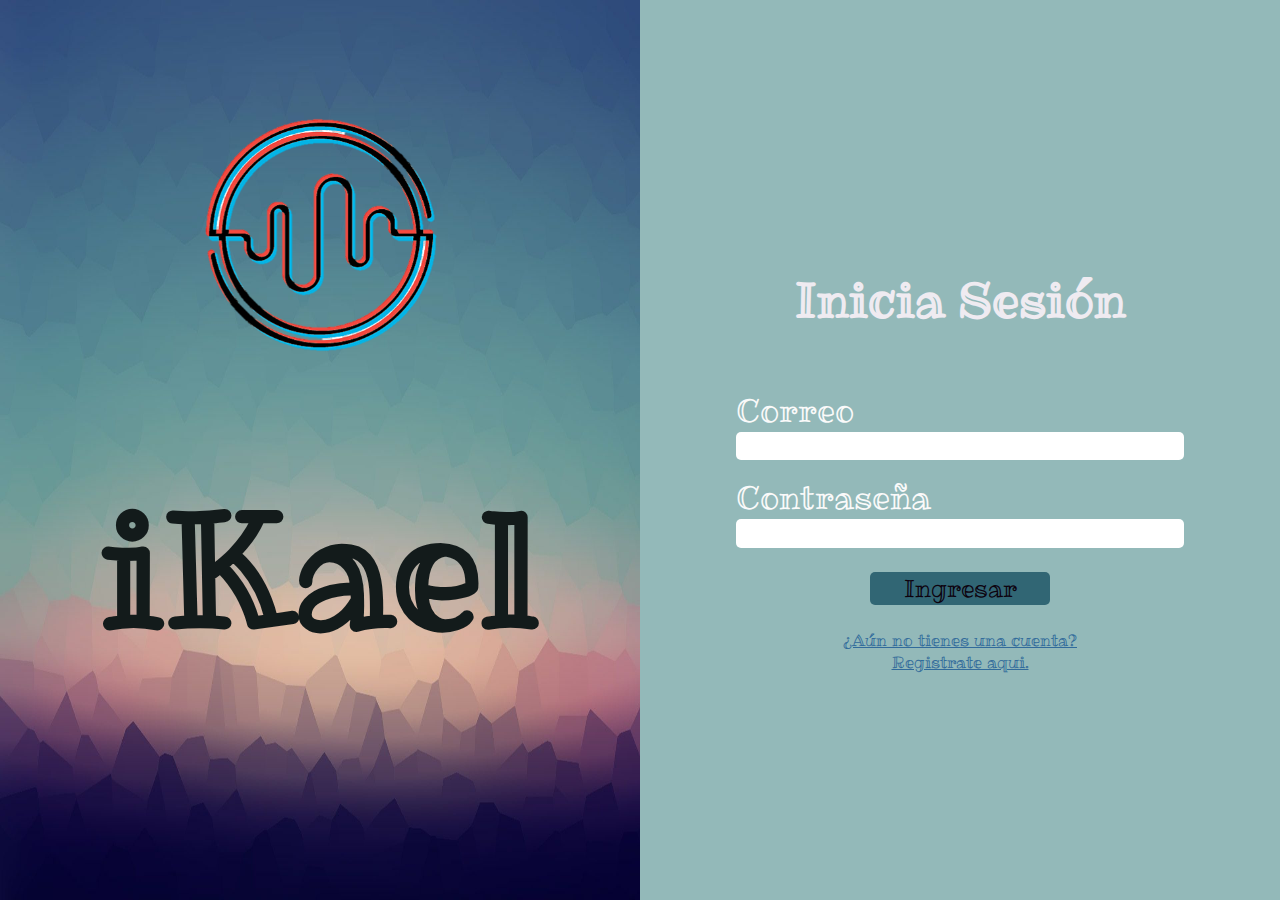
<file: index.html>
<!DOCTYPE html>
<html long="en">
    </html>
    <meta charset="UTF-8">
    <meta http-equiv="X-UA-Compatible" content="IE=edge">
    <meta name="viewport" content="width=device-width, initial-scale=1.0">
    <link rel="shortcut icon" href="icons/1014256.png" type="image/x-icon">
    <link rel="stylesheet" href="css/login-styles.css">
    <title>login</title>
    </head>
    <body>
          <div class="main-container"> 
             <div class="bg-container">
                <header class="logo-container">
                <div class="logo-bg">
                    <img class="logo" src="img/auris.png" alt="iKael">
                    <h1 class="logo-title">iKael</h1>
                </div> 
                  </header>
                  <div class="form-container">
                      <h2 class="sesion-title">Inicia Sesión</h2>
                   <form class="form" action="#">
                      <div class="input-container">
                          <label for="Correo">Correo</label>
                          <input type="email" name="correo" required>
                      </div>
                      <div class="input-container">
                          <label for="contraseña">Contraseña</label>
                          <input type="password" name="contraseña" required>
                      </div>
                      <a href="pages/home.html" class="login-btn" type="submit">Ingresar</a>
                   </form>
                   <a class="iKael-link" href="pages/register.html">
                    ¿Aún no tienes una cuenta? Registrate aqui.
                </a>
                 </div>

                 
              </div>
             
            </div>
            
    </body>
    </html>
</file>
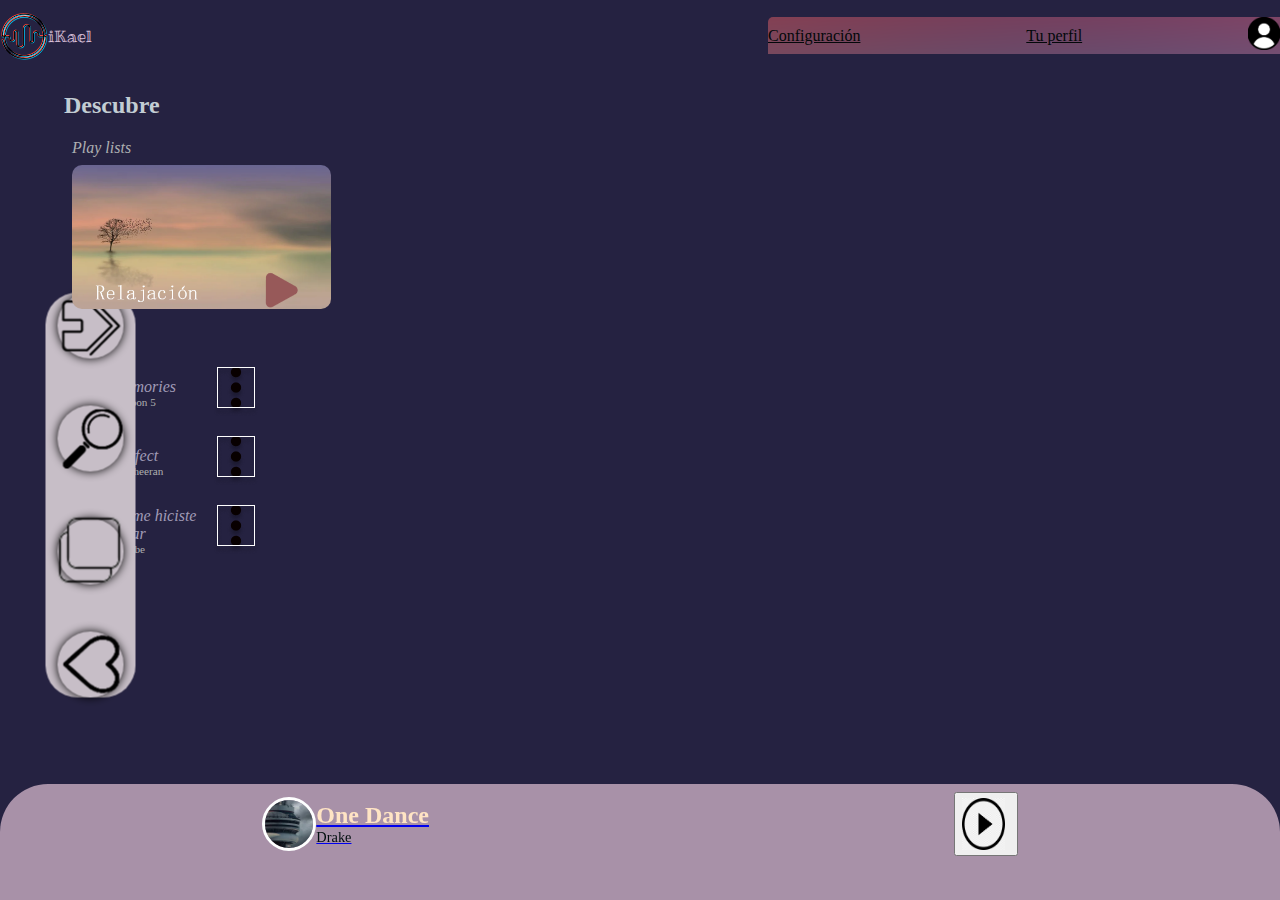
<file: pages/home.html>
<!DOCTYPE html>
<html long="en">
    <head>
    <meta charset="UTF-8">
    <meta http-equiv="X-UA-Compatible" content="IE=edge">
    <meta name="viewport" content="width=device-width, initial-scale=1.0">
    <link rel="stylesheet" href="../css/menu-styles.css">
    <link rel="stylesheet" href="../css/home-style.css">
    <link rel="stylesheet" href="../css/nav-song.css">
    <title>Menu</title>
    </head>
    <body>
        <div class="main-container">
        <header class="menu-container">
        <div class="logo-container">
            <img  src="../img/auris.png" alt="iKael">
        <div>
               iKael
        </div>
    </div>
         <nav class="main-menu">
             <img id="menu-btn" src="../img/ico 1.png" >
           <ul id="menu-list" class="list-menu">
               <li><a href="#">
                   <img src="../img/usu.png" alt="usuario">
               </a></li>
               <li> <a href="">Tu perfil</a></li>
                   <li><a href="">Configuración</a></li>
               
           </ul>
        </nav>
        </header>
        <main class="content-container">
            <h2>Descubre</h2>
            <div class="play-list-container">
                <div class="play-list-title">
                   <div>Play lists</div>
                </div>
                <div class="slider-container">
                    <div class="slider-item">
                        <img src="../img/relax 1.png" alt="relax">
                        </div>
                </div>
            </div>
            <div class="favorites-container">
                <div class="play-list-container">
                    <div class="play-list-title">
                        <div>Favoritos</div>
                        </div>
                        <div class="song-list-container">
                            <div class="song-list-item">
                                <div class="song">
                                    <div class="song-cover">
                                    <img src="../img/covers/maroon.jpg" alt="maroon">
                                </div>
                                <div class="song-data">
                                    <div>Memories</div>
                                    <div>Maroon 5</div>
                                </div>
                                </div>
                                    <spam>
                                        <img src="../img/covers/61140 1.png" alt="61140 1">
                                    </spam>
                                
                            </div>
                            <div class="song-list-item">
                                <div class="song">
                                    <div class="song-cover">
                                    <img src="../img/covers/unnamed.jpg" alt="unnamed">
                                </div>
                                <div class="song-data">
                                    <div>Perfect</div>
                                    <div>Ed Sheeran</div>
                                </div>
                                </div>
                                    <spam>
                                        <img src="../img/covers/61140 1.png" alt="61140 1">
                                    </spam>
                                
                            </div>
                            <div class="song-list-item">
                                <div class="song">
                                    <div class="song-cover">
                                    <img src="../img/covers/264x264.jpg" alt="264x264">
                                </div>
                                <div class="song-data">
                                    <div>Tu me hiciste volar</div>
                                    <div>Humbe</div>
                                </div>
                                </div>
                                    <spam>
                                        <img src="../img/covers/61140 1.png" alt="61140 1">
                                    </spam>
                                
                            </div>
                        </div>
            </div>
        </div>
        </main>
        <div class="playing-container">
            <div class="playing">
                <div class="data-container_playing">
                    <div class="cover-container_playing">
                        <img src="../img/covers/fo.jpg" alt="fo">
                    </div>
                    <a href="../pages/playing.html" class="data_playing">
                        <div>One Dance</div>
                        <div>Drake</div>
                    </a>
                </div>
                <div class="controls-container">
                        <button>
                            <img src="../img/covers/ci.png" alt="ci">
                        </button>
                    </div>
            </div>
            <nav class="nav-songs">
            <div class="nav_home">
                <img src="../icons/home.png" alt="home">
            </div>
            <div class="nav_search">
                <img src="../icons/buscador.png" alt="buscador">

            </div>
            <div class="nav_playlist">
                <img src="../icons/plays.png" alt="plays">
            </div>
            <div class="nav_favorites">
                <img src="../icons/favo.png" alt="favo">
            </div>
        </nav>
        </div>
        
    </div>
        <script src="../js/menu.js"></script>
    </body>
    </html>
</file>
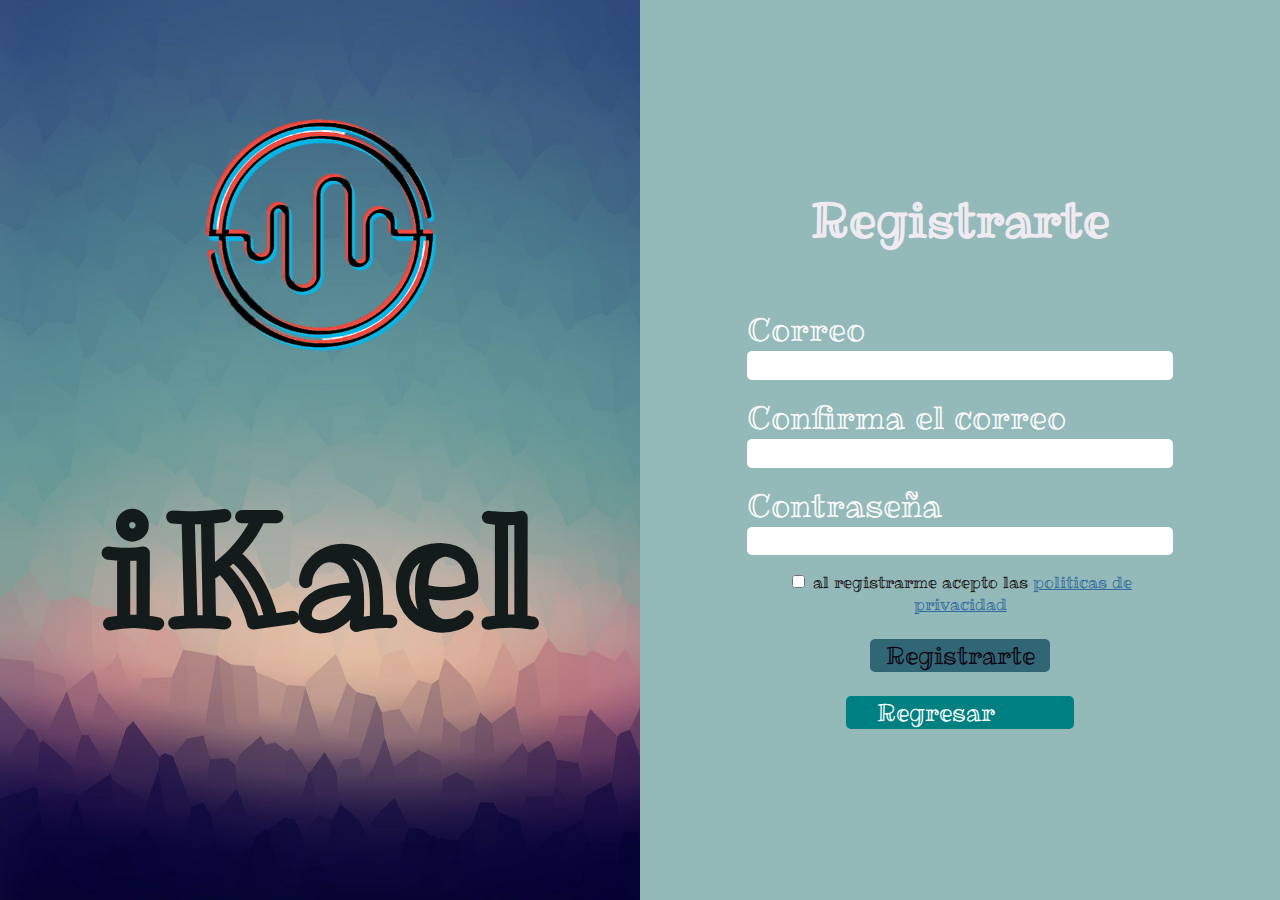
<file: pages/register.html>
<!DOCTYPE html>
<html long="en">
    </html>
    <meta charset="UTF-8">
    <meta http-equiv="X-UA-Compatible" content="IE=edge">
    <meta name="viewport" content="width=device-width, initial-scale=1.0">
    <link rel="shortcut icon" href="../icons/1014256.png" type="image/x-icon">
    <link rel="stylesheet" href="../css/login-styles.css">
    <link rel="stylesheet" href="../css/register-styles.css">
    <title>registro</title>
    </head>
    <body>
          <div class="main-container"> 
             <div class="bg-container">
                <header class="logo-container">
                <div class="logo-bg">
                    <img class="logo" src="../img/auris.png" alt="iKael">
                    <h1 class="logo-title">iKael</h1>
                </div> 
                  </header>
                  <div class="form-container">
                      <h2 class="sesion-title">Registrarte</h2>
                   <form class="form" action="#">
                      <div class="input-container">
                          <label for="Correo">Correo</label>
                          <input type="email" name="correo" required>
                      </div>
                      <div class="input-container">
                        <label for="reCorreo">Confirma el correo</label>
                        <input type="email" name="recorreo" required>
                    </div>
                      <div class="input-container">
                        <label for="contraseña">Contraseña</label>
                        <input type="password" name="contraseña" required>
                    </div>
                    <div class="polices-check">
                        
                        <p>
                            <input type="checkbox">
                            al registrarme acepto las
                         <a class="iKael-link" href="#">
                    politicas de privacidad
                </a>
            </p>
                    </div>
                   
                      <a href="../pages/home.html" class="login-btn" type="submit">Registrarte</a>
                      <a href="../index.html" class="back-btn" type="submit">Regresar</a>

                    </form>
                   
                 </div>

                 
              </div>
             
            </div>
            
    </body>
    </html>
</file>
<file: css/login-styles.css>
@import url('https://fonts.googleapis.com/css2?family=Ribeye+Marrow&display=swap');

body{
    margin:0px;
    padding: 0px;
    font-family: 'Ribeye Marrow', cursive;
}
.main-container{
    width: 100%;
    min-height: 100vh;
    background-image: url("../img/fo.jpg");
    background-position: center;
    
}
.bg-container{
    width: 100%;
    min-height: 100vh;
    background-color: #9cc4a3(1, 89, 90, 0.65); 
    display: flex;
    flex-direction: column;
    align-items: center;
    justify-content: space-evenly;
}
.logo-container, .logo-bg{
    display: flex;
    flex-direction: column;
    align-items: center;
    justify-content: center;

}   
.logo-title{
    font-family: 'Ribeye Marrow', cursive;
    color:#131b1b;
    font-size: 5em;
}
.logo {
    width: 10em;
 }
 .form-container{
     min-height: 35vh;
 }
 .input-container{
     display: flex;
     flex-direction: column;    
 }
 .input-container label{
     color: #fafafa;
     font-size: 2em;
 }
 .input-container input{
     height: 2em;
     border-radius: 5px;
 
 } 
 .input-container input{
     border: 0px;
     outline: 0px;
 }
 .login-btn{
     margin-top: 1em;
     margin-bottom: 1em;
      width: 100%;
      background-color: teal;
      color: white;
      font-size: 1.5em;
      border: 0px;
      padding-top: 0,2em;
      padding-bottom: 0,2em;
      border-radius: 5px;
 }
 .iKael-link{
     width: 50%;
     color: #316b9b;
     text-align: center;
 }
 .sesion-title{
     display: none;
 }
 
 @media screen and (min-width:720px) and (orientation:landscape)
 {
     .main-container{
         background-image: none;
     }
     .bg-container{
        width: 100%;
        display: flex;
        flex-direction: row;
    }
    .logo-container{
        width: 50%;
        height: 100vh;
        background-image: url("../img/fo.jpg");
        background-position: center;
        background-size: 100% 100% ;
    }
    .logo-bg{
        width: 100%;
        height: 100%;
        background-color: #7ba4a7(1, 89, 90, 0.65);  
    }
    .logo{
        width: 15em;
    }
    .logo-title{
        font-size: 10em;
    }
     .form-container{
         width: 50%;
         height: 100vh;
         display: flex;
         flex-direction: column;
         align-items: center;
         justify-content: center;
         background-color: rgb(147, 185, 185);
     }
     .sesion-title{
         display: block;
         color: rgb(239, 235, 241);
         font-size: 3em;
     }  
     .form{
         width: 70%;
         display: flex;
         flex-direction: column;
         align-items: center;
     }
     .login-btn{
         background-color: #316674;
         color: #0d020e;
         width: 40%;
         text-align: center;
         text-decoration: none;
         
      }
      .input-container{
          width: 100%;
          margin-top: 1em;
      }
      .iKael-link{
       font-size: 1em;
      }
 }
</file>
<file: css/menu-styles.css>
@import url('https://fonts.googleapis.com/css2?family=Ribeye+Marrow&display=swap');
body{
    margin: 0px;

}
.menu-container{
    width: 100%;
    display: flex;
    align-items: center;
    justify-content: space-between;
    padding: 12px;
    }
    
.logo-container{
    display: flex;
    align-items: center;
}
.logo-container img{
width: 3em;

}
.logo-container div{
    font-family: 'Ribeye Marrow', cursive;
    color: thistle;
   
}
    
.main-menu img{
    width: 3em;   
}
.list-menu li a img{
    width: 5em;

}
.active-menu{
    transform: translateX(0%);
}

.main-container{
    min-height: 100vh;
    width: 100%;
    background-color: #252241;
    display: flex;
    flex-direction: column;
    align-items: center;
}
.list-menu{
    background-image: url("../img/Frame\ 5\ \(1\).png");
    position: fixed;
    top: 6em;
    right: 0px;
    text-align: center;
    height: 100vh;
    width: 50%;
    border-radius: 5px 0px 0px 0px;
    transform: translateX(100%);
    transition: all 2seg;
    z-index: 9;
}
.list-menu li{
    list-style: none;
    margin-top: 2em;
}
.list-menu li a{
    color: rgb(2, 8, 10);
}
.active-menu{
    transform: translateX(0%);
}
@media screen and (min-width:720px) and (orientation:landscape)

{
   #menu-btn{
       display: none;
    }
    .list-menu{
        transform: translateX(0%);
        position:static;
        width: 100%;
        height: auto;
        text-align: left;
        display: flex;
        flex-direction: row-reverse;
        justify-content: space-between;
        align-items: center;
         padding: 0em;
         margin: 0px;
         background-color: transparent;
    } 
    .list-menu li{
        margin-top: 0em;
            
    }
    .list-menu li a img{
        width:2em
    }
    .main-menu{
        width: 40%;
         
    }
    
}
</file>
<file: css/home-style.css>
.content-container{
width: 90%;
}
.content-container{
    color: rgb(194, 205, 211);
    font-size: 1em;
}
.play-list-title{
    display: flex;
    color: rgb(173, 175, 177);
    font-style: italic;
}
.play-list-title div{
    margin-left: 8px;
    
}
.slider-container{
    width: 100%;
    height: 10em;
    padding: 0.5em;
    overflow: auto;
    
}
.slider-item{
    width: 18em;
    height: 10em;
    border-radius: 10px;
    position: relative;
    z-index: 8;
    
}
.slider-item > img{
    width: 90%;
    height: 90%;
    object-fit: cover;
    border-radius: 10px;
    position: absolute;
}
/*Estilos para lista de favoritos*/

.favorites-container{
     width: 100%;
     display: flex;
     flex-direction: column;
    align-items: flex-start;
}
.favorites-list-title{
    display: flex;
    width: 100%;
}
.favorites-list-title div{
    color: white;
    margin-left: 8px;
}
.song-list-container{
    width: 90%;
}
.song-list-item{
    display: flex;
    justify-content: space-between;
    margin-top: 1em;
    margin-bottom: 1em;
}
.song{
    color: white;
    display: flex;
    justify-content: space-between;
    align-items: center;
}
.song-cover{
    width: 3em;
    height: 3em;
}
.song-cover img{
    width: 3em;
    height: 3em;
    border-radius: 10px;
}
.song-data div:nth-child(1){
       font-size: 1em;
       color: #a09bb6;
       font-style: italic;
}
.song-data div:nth-child(2){
    font-size: 0.7em;
    color: #aeafaf;
}


/*Estilos para controles de reproducción*/
.main-container{
    position: relative;
}
.playing-container{
    background-color: rgb(168, 145, 168);
    width: 100%;
    height: 11em;
    position: absolute;
    bottom: 0px;
    border-radius: 3em 3em 0px 0px;
}
.playing{
    display: flex;
    justify-content: space-around;
    align-items: center;
    margin-top: 0.5em;
}
.data-container_playing{
    display: flex;
    align-items: center;
}
.cover-container_playing{
    width: 3em;
    height: 3em;
    border: solid 3px #feffff;
    border-radius: 50px;
    overflow: auto;
   
}
.cover-container_playing img{
    width: 100%;
    height: 100%;
    object-fit: cover;
}


.data-playing{
    margin-left: 8px;
    display: flex;
    flex-direction: column;
    justify-content: center;
}
.data_playing div:nth-child(1){
    color: bisque;
    font-size: 1.5em;
    font-weight: bold;
}
.data_playing div:nth-child(2){
    color: rgb(0, 13, 14);
    font-size: 0.9em;

}
.controls-container{
    width: 4em;
    height: 4em;
    display: flex;
    background-color: transparent;
    border: 0px;
    
}
.controls-container button img{
    width: 90%;
    height: 90%;
     display: flex;

}
.playing-container{
    position: fixed;
    bottom: -60px;
}
</file>
<file: css/nav-song.css>
.nav-songs{
    width: 90%;
    position: fixed;

    background-color: rgb(199, 190, 199);
    display: flex;
    justify-content: space-between;
    align-items: center;
    left: 50%;
    transform: translateX(-50%);
    height: 5em;
    border-radius: 2em;
}
.nav-songs div{
    box-shadow: 0px 0px 10px ;
    width: 4.1em;
    height: 4.1em;
    display: flex;
    justify-content: center;
    align-items: center;
    border-radius: 50%;
}
@media screen and (min-width:720px) and (orientation:landscape)
{
    .nav-songs{
        position: fixed;
        left: -130px;
        top: 50%;
        width: 45vh;
        height: 10vh;
        transform: rotate(90deg) translateX(0%) translateY(-20%);
    }

}
</file>
<file: css/register-styles.css>
.polices-check{
    margin-top: 1em;
    width: 90%;
    display: flex;
    justify-content: center;
    align-items: center;
}
.polices-check input{
    border: solid 1px #788685;
}
.polices-check input:focus{
    background-color:  #788685;
}
.polices-check p{
    margin: 0px;
    color: rgb(20, 12, 12);
    text-align: center;
    text-decoration: none;
}
.back-btn{
     margin-bottom: 1em;
      width: 40%;
      background-color: rgb(0, 128, 128);
      color: white;
      font-size: 1.5em;
      border: 0px;
      padding-top: 0,2em;
      padding-bottom: 0,2em;
      padding-right: 2em;
      border-radius: 5px;
      text-decoration: none;
      text-align: center;
      
}
.input-container{
    width: 95%;

}
.login-btn{
    width: 40%;

}
.form{
    display: flex;
    flex-direction: column;
    align-items: center;
}
</file>
